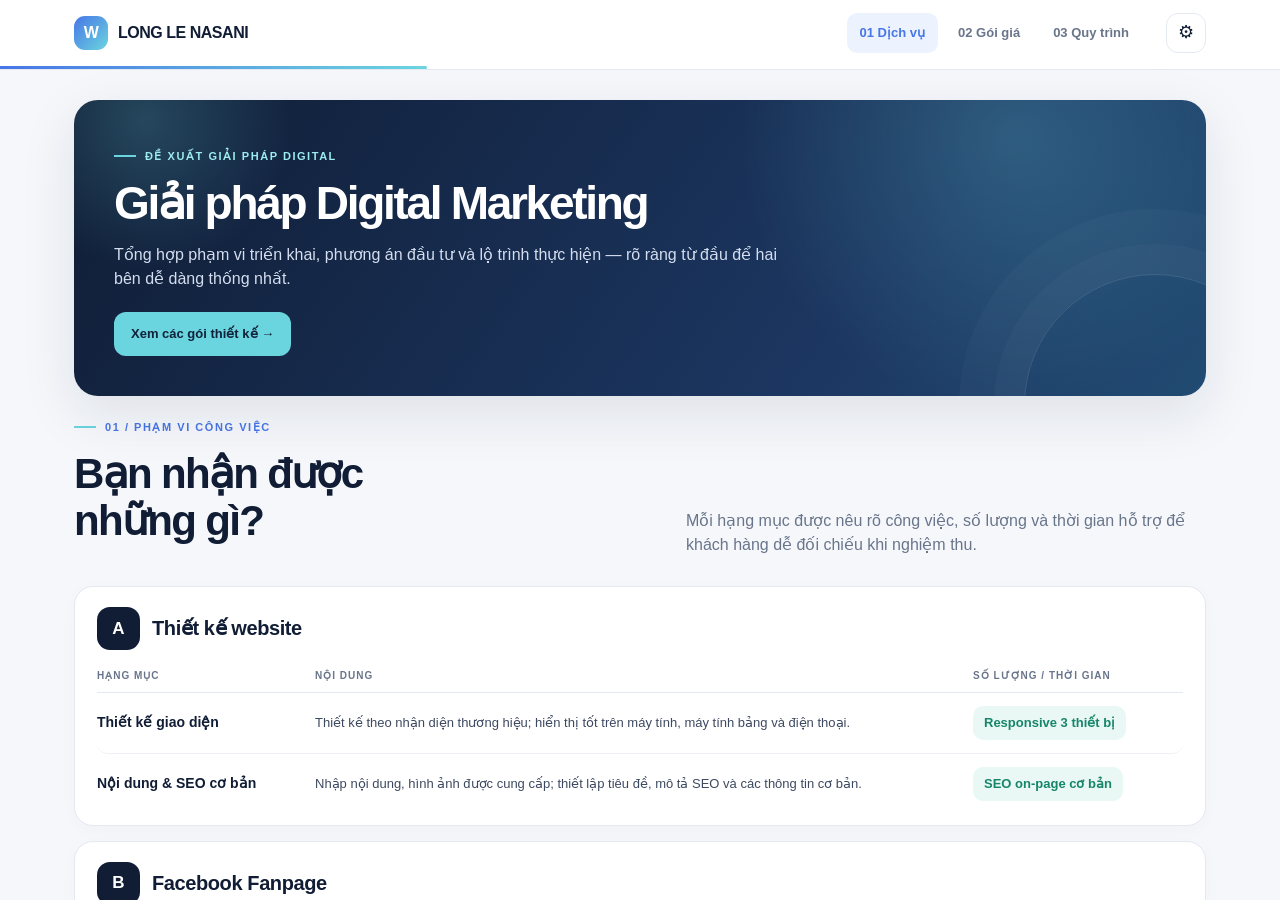
<file: index.html>
<!doctype html>
<html lang="vi">
<head>
  <meta charset="utf-8">
  <meta name="viewport" content="width=device-width, initial-scale=1">
  <meta name="robots" content="noindex,nofollow">
  <meta http-equiv="refresh" content="0; url=fnb_quote_presentation-3.html">
  <title>Đề xuất giải pháp website | Báo giá</title>
</head>
<body>
  <p>Đang mở bản trình bày báo giá. Nếu trang không tự chuyển, <a href="fnb_quote_presentation-3.html">bấm vào đây</a>.</p>
</body>
</html>
</file>
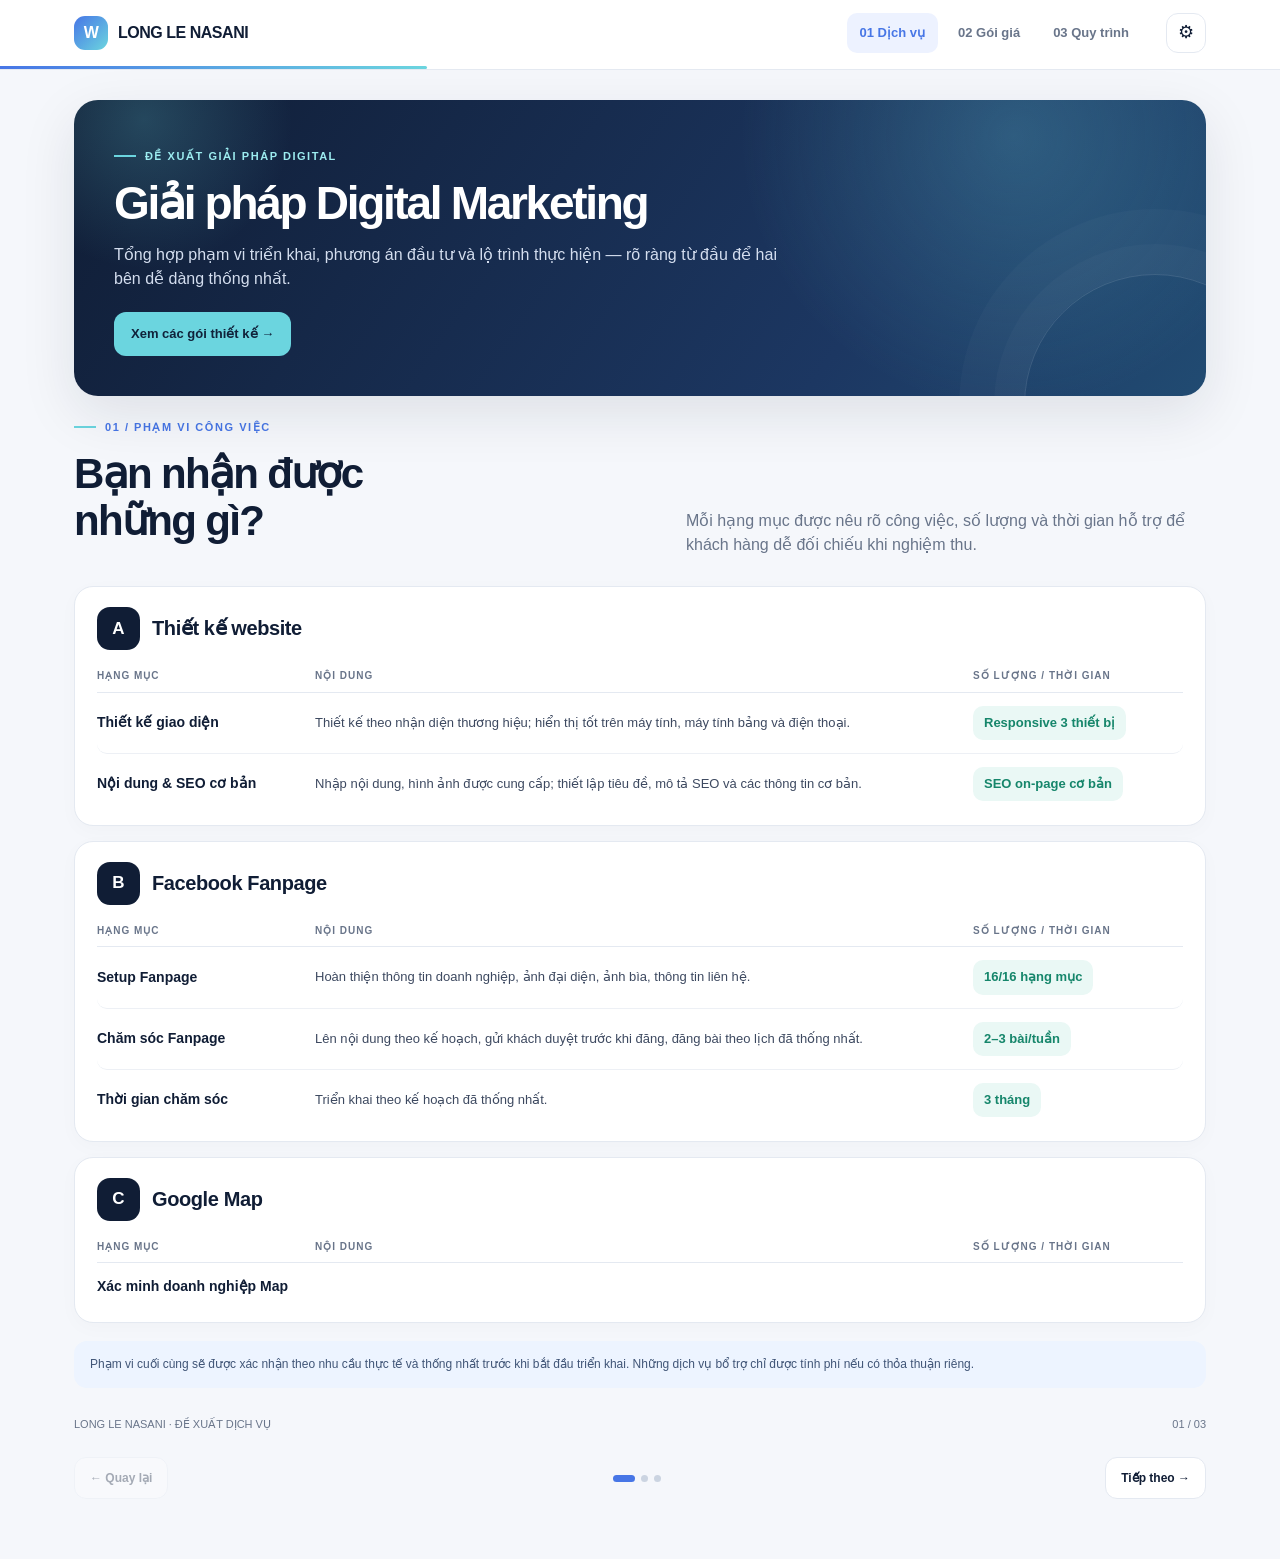
<file: fnb_quote_presentation-3.html>
<!doctype html>
<html lang="vi">
<head>
<meta charset="utf-8">
<meta name="viewport" content="width=device-width, initial-scale=1">
<meta name="theme-color" content="#101d35">
<title>Đề xuất giải pháp website | Báo giá</title>
<link rel="stylesheet" href="fnb_quote_presentation-3.css">
</head>
<body>
<header class="topbar">
  <nav class="nav">
    <div class="brand"><div class="brandmark">W</div><span class="brandname" id="brandName">WEB SOLUTIONS</span></div>
    <div class="navlinks">
      <button class="active" data-go="0">01 <span>Dịch vụ</span></button>
      <button data-go="1">02 <span>Gói giá</span></button>
      <button data-go="2">03 <span>Quy trình</span></button>
    </div>
    <button class="gear" id="openEditor" title="Chỉnh sửa nội dung" aria-label="Chỉnh sửa">⚙</button>
  </nav>
  <div class="progress"><i id="progressBar"></i></div>
</header>
<main>
<p id="loadError" class="load-error" role="alert" hidden></p>
<section class="slide active" id="slide0">
  <div class="hero">
    <div class="hero-content">
      <div class="eyebrow">ĐỀ XUẤT GIẢI PHÁP DIGITAL</div>
      <h1 id="heroTitle">Giải pháp website<br>cho thương hiệu F&amp;B</h1>
      <p class="lead" id="heroDesc"></p>
      <div class="hero-actions"><button class="btn btn-primary" data-go="1">Xem các gói thiết kế →</button></div>
    </div>
  </div>
  <div class="section-intro"><div><div class="eyebrow">01 / PHẠM VI CÔNG VIỆC</div><h2>Bạn nhận được<br>những gì?</h2></div><p id="scopeIntro"></p></div>
  <div id="scopeGroups"></div>
  <div class="note">Phạm vi cuối cùng sẽ được xác nhận theo nhu cầu thực tế và thống nhất trước khi bắt đầu triển khai. Những dịch vụ bổ trợ chỉ được tính phí nếu có thỏa thuận riêng.</div>
  <div class="footer"><span id="footerBrand">WEB SOLUTIONS · ĐỀ XUẤT DỊCH VỤ</span><span>01 / 03</span></div>
</section>
<section class="slide" id="slide1">
  <div class="section-intro"><div><div class="eyebrow">02 / CHI PHÍ THIẾT KẾ</div><h2>Chọn phương án<br>phù hợp với mục tiêu</h2></div><p>Ba gói thiết kế website với phạm vi khác nhau. Giá ở phần này là phí thiết kế; tên miền và hosting là các khoản chi phí riêng.</p></div>
  <div class="grid" id="priceCards"></div>
  <div class="extras">
    <div class="extra"><div class="iconbox">⌁</div><div><h3>Tên miền (Domain)</h3><p>Chi phí riêng để sử dụng địa chỉ website của doanh nghiệp. Sẽ tư vấn lựa chọn phù hợp ở bước triển khai.</p></div></div>
    <div class="extra"><div class="iconbox">▤</div><div><h3>Hosting</h3><p>Chi phí riêng cho dịch vụ lưu trữ và vận hành website. Cấu hình sẽ được đề xuất theo nhu cầu thực tế.</p></div></div>
  </div>
  <div class="note">Domain và hosting chưa cộng vào giá thiết kế trong bảng này. Chi phí cụ thể sẽ được trao đổi và xác nhận ở giai đoạn triển khai.</div>
  <div class="footer"><span id="footerBrand2">WEB SOLUTIONS · BÁO GIÁ THIẾT KẾ WEBSITE</span><span>02 / 03</span></div>
</section>
<section class="slide" id="slide2">
  <div class="section-intro"><div><div class="eyebrow">03 / LỘ TRÌNH THỰC HIỆN</div><h2>Quy trình rõ ràng.<br>Tiến độ minh bạch.</h2></div><p>Từng giai đoạn có đầu việc, mốc thời gian và điều kiện thanh toán để hai bên chủ động phối hợp.</p></div>
  <div class="process" id="processSteps"></div>
  <div class="payment">
    <div class="paytop"><div><h3>Tiến độ thanh toán 3 đợt</h3><p id="payPkgLine"></p></div><div class="pills" id="payPills"></div></div>
    <div class="payrow" id="paymentRows"></div>
    <div class="paytotal"><span>Tổng 3 đợt (phí thiết kế website)</span><strong id="payTotal"></strong></div>
    <div class="paywarn" id="payWarn"></div>
  </div>
  <div class="note" id="processNote"></div>
  <div class="footer"><span id="footerBrand3">WEB SOLUTIONS · LỘ TRÌNH TRIỂN KHAI</span><span>03 / 03</span></div>
</section>
<div class="controls"><button class="controlbtn" id="prevBtn">← Quay lại</button><div class="dots"><span class="dot active"></span><span class="dot"></span><span class="dot"></span></div><button class="controlbtn" id="nextBtn">Tiếp theo →</button></div>
</main>
<div class="overlay" id="editorOverlay">
  <div class="panel">
    <div class="panelhead"><div><div class="eyebrow">TÙY CHỈNH TẠI CHỖ</div><h2>Chỉnh sửa nội dung báo giá</h2></div><button class="close" id="closeEditor" aria-label="Đóng">×</button></div>
    <p class="help">Chỉnh sửa theo từng nhóm. Bản lưu trong trình duyệt này chỉ áp dụng trên thiết bị hiện tại; bấm “Xuất JSON” để tải dữ liệu cập nhật và tự tải lên GitHub.</p>
    <div id="dataStatus" class="data-status" role="status" aria-live="polite"></div>
    <div class="editor-layout">
      <nav id="editorNav" class="editor-nav" aria-label="Nhóm nội dung chỉnh sửa"></nav>
      <section id="editorContent" class="editor-content" aria-live="polite"></section>
    </div>
    <div class="panelactions">
      <button class="controlbtn" id="resetBtn">Khôi phục nội dung mẫu</button>
      <div class="editor-actions">
        <button class="controlbtn" id="printBtn">In / Lưu PDF</button>
        <button class="controlbtn" id="cancelBtn">Hủy</button>
        <button class="controlbtn" id="exportBtn">Xuất JSON</button>
        <button class="btn btn-primary" id="saveBtn">Lưu chỉnh sửa</button>
      </div>
    </div>
  </div>
</div>
<div class="toast" id="toast"></div>
<script src="fnb_quote_presentation-3.js"></script>
</body>
</html>
</file>
<file: fnb_quote_presentation-3.css>
:root{--navy:#101d35;--navy2:#172b4d;--blue:#4776e6;--cyan:#6bd5df;--ink:#172033;--muted:#69758a;--line:#e4e9f1;--paper:#f5f7fb;--white:#fff;--green:#16866b;--shadow:0 18px 55px rgba(16,29,53,.10)}
*{box-sizing:border-box}html{scroll-behavior:smooth}body{margin:0;background:var(--paper);font-family:Inter,-apple-system,BlinkMacSystemFont,"Segoe UI",Roboto,Arial,sans-serif;color:var(--ink);line-height:1.55}button,input,textarea,select{font:inherit}button{cursor:pointer}
.topbar{position:sticky;top:0;z-index:10;background:rgba(255,255,255,.92);backdrop-filter:blur(14px);border-bottom:1px solid var(--line)}.nav{max-width:1180px;margin:auto;padding:13px 24px;display:flex;align-items:center;gap:24px}.brand{display:flex;align-items:center;gap:10px;font-weight:800;color:var(--navy);letter-spacing:-.03em}.brandmark{width:34px;height:34px;border-radius:11px;background:linear-gradient(135deg,var(--blue),var(--cyan));display:grid;place-items:center;color:white;font-weight:900}.navlinks{display:flex;gap:7px;margin-left:auto}.navlinks button{border:0;background:transparent;color:var(--muted);padding:10px 13px;border-radius:10px;font-size:13px;font-weight:700}.navlinks button.active,.navlinks button:hover{background:#edf2ff;color:var(--blue)}.gear{border:1px solid var(--line);background:white;width:40px;height:40px;border-radius:12px;font-size:18px;color:var(--navy)}
main{max-width:1180px;margin:0 auto;padding:30px 24px 60px}.slide{display:none;animation:rise .35s ease}.slide.active{display:block}@keyframes rise{from{opacity:0;transform:translateY(8px)}to{opacity:1;transform:none}}
.eyebrow{display:inline-flex;align-items:center;gap:9px;color:var(--blue);font-size:11px;font-weight:800;letter-spacing:.14em;text-transform:uppercase}.eyebrow:before{content:"";width:22px;height:2px;background:var(--cyan)}h1,h2,h3,p{margin-top:0}h1{font-size:clamp(30px,4vw,46px);letter-spacing:-.05em;line-height:1.08;color:white;margin:14px 0}h2{font-size:clamp(28px,4vw,42px);line-height:1.12;letter-spacing:-.04em;margin:14px 0;color:var(--navy)}h3{letter-spacing:-.02em;color:var(--navy)}.lead{font-size:16px;color:#d4deef;max-width:680px;margin-bottom:0}.section-intro{display:flex;align-items:end;justify-content:space-between;gap:24px;margin:15px 0 28px}.section-intro p{max-width:520px;color:var(--muted);margin:0}
.hero{position:relative;overflow:hidden;border-radius:24px;background:radial-gradient(circle at 83% 12%,rgba(107,213,223,.23),transparent 28%),linear-gradient(125deg,#101d35,#1c3762 70%,#214b72);padding:clamp(24px,4vw,40px);color:white;display:flex;flex-direction:column;justify-content:center;box-shadow:var(--shadow)}.hero:after{content:"";position:absolute;width:260px;height:260px;border:1px solid rgba(255,255,255,.12);border-radius:50%;right:-80px;bottom:-140px;box-shadow:0 0 0 30px rgba(255,255,255,.025),0 0 0 65px rgba(255,255,255,.025)}.hero-content{position:relative;z-index:1}.hero .eyebrow{color:#9cecf0}.hero-actions{display:flex;gap:10px;flex-wrap:wrap;margin-top:20px}
.btn{border:0;border-radius:12px;padding:12px 17px;font-weight:750;font-size:13px}.btn-primary{background:var(--cyan);color:#10223a}.btn-ghost{background:rgba(255,255,255,.08);border:1px solid rgba(255,255,255,.25);color:white}
.grid{display:grid;grid-template-columns:repeat(3,minmax(0,1fr));gap:15px}.card{background:white;border:1px solid var(--line);border-radius:19px;padding:22px;box-shadow:0 5px 20px rgba(16,29,53,.025)}.card h3{margin:12px 0 8px;font-size:18px}.card p{color:var(--muted);font-size:13px}.iconbox{width:43px;height:43px;border-radius:13px;background:#edf4ff;color:var(--blue);display:grid;place-items:center;font-size:20px;flex-shrink:0}.tag{display:inline-flex;border-radius:100px;padding:5px 9px;background:#eaf8f5;color:var(--green);font-size:10px;font-weight:800;letter-spacing:.06em;text-transform:uppercase}.scope-list{padding:0;margin:14px 0 0;list-style:none}.scope-list li{position:relative;padding:9px 0 9px 23px;border-top:1px solid #edf0f5;font-size:13px;color:#3d4960}.scope-list li:before{content:"✓";position:absolute;left:0;color:var(--green);font-weight:900}.note{margin-top:18px;padding:14px 16px;background:#edf4ff;border-radius:13px;color:#405577;font-size:12px}
/* Màn 1: nhóm hạng mục */
.svc-group{background:white;border:1px solid var(--line);border-radius:19px;padding:20px 22px;margin-bottom:15px;box-shadow:0 5px 20px rgba(16,29,53,.025)}.svc-head{display:flex;align-items:center;gap:12px;margin-bottom:10px}.svc-head .iconbox{font-weight:900;font-size:17px;background:var(--navy);color:white}.svc-head h3{margin:0;font-size:20px}
.svc-cols,.svc-row{display:grid;grid-template-columns:200px 1fr 210px;gap:18px;align-items:center}.svc-cols{padding:8px 0;font-size:10px;font-weight:800;letter-spacing:.1em;text-transform:uppercase;color:var(--muted);border-bottom:1px solid var(--line)}.svc-row{padding:13px 0;border-bottom:1px solid #edf0f5}.svc-row:last-child{border-bottom:0;padding-bottom:4px}.svc-name{font-weight:800;color:var(--navy);font-size:14px}.svc-desc{font-size:13px;color:#3d4960}.svc-qty{display:inline-block;justify-self:start;background:#eaf8f5;color:var(--green);border-radius:10px;padding:7px 11px;font-size:13px;font-weight:800}
/* Màn 2: gói */
.price-card{position:relative;display:flex;flex-direction:column;min-height:400px}.price-card.featured{border:1.5px solid #4776e6;box-shadow:0 18px 45px rgba(71,118,230,.13);transform:translateY(-5px)}.price-card.selected{border:2px solid var(--green)}.price-card .ribbon{position:absolute;right:15px;top:15px;background:#edf2ff;color:var(--blue);font-size:10px;font-weight:800;padding:6px 9px;border-radius:100px}.price{font-size:28px;font-weight:850;letter-spacing:-.04em;color:var(--navy);margin:12px 0 4px}.price small{font-size:12px;color:var(--muted);font-weight:500;letter-spacing:0}.price-card .scope-list{flex:1}.price-card .btn{margin-top:20px;background:var(--navy);color:white}.price-card.selected .btn{background:var(--green)}.extras{display:grid;grid-template-columns:1fr 1fr;gap:15px;margin-top:18px}.extra{display:flex;gap:14px;align-items:flex-start;background:#eef2f8;border-radius:16px;padding:19px}.extra h3{font-size:15px;margin:0 0 4px}.extra p{margin:0;color:var(--muted);font-size:12px}
/* Màn 3: quy trình + thanh toán */
.process{display:grid;grid-template-columns:repeat(3,1fr);gap:0;margin-top:30px}.step{position:relative;padding:0 24px 22px 0}.step:not(:last-child):after{content:"";position:absolute;left:43px;right:10px;top:21px;height:1px;background:#d8e0ec}.step-head{display:flex;align-items:center;gap:12px;position:relative;z-index:1}.num{width:44px;height:44px;border-radius:14px;background:var(--navy);color:white;display:grid;place-items:center;font-weight:800;font-size:13px;flex-shrink:0}.step h3{font-size:16px;margin:15px 0 7px}.step p{font-size:12px;color:var(--muted);margin:0 0 9px}.step .time{font-size:11px;color:var(--blue);font-weight:800}
.payment{margin-top:18px;background:var(--navy);color:white;border-radius:22px;padding:24px}.payment h3{color:white;margin-bottom:5px}.payment p{font-size:12px;color:#c8d4e7}.paytop{display:flex;justify-content:space-between;align-items:flex-start;gap:16px;flex-wrap:wrap;margin-bottom:14px}.pills{display:flex;gap:6px;flex-wrap:wrap}.pill{border:1px solid rgba(255,255,255,.25);background:rgba(255,255,255,.07);color:#e0e7f2;border-radius:100px;padding:8px 14px;font-size:12px;font-weight:750}.pill.active{background:var(--cyan);color:#10223a;border-color:var(--cyan)}.payrow{display:grid;grid-template-columns:repeat(3,1fr);gap:10px}.payitem{padding:15px;background:rgba(255,255,255,.07);border:1px solid rgba(255,255,255,.12);border-radius:13px}.payitem .pct{font-size:12px;font-weight:800;color:#9cecf0;letter-spacing:.06em}.payitem strong{font-size:22px;display:block;color:var(--cyan);margin:2px 0 4px}.payitem span{font-size:12px;color:#e0e7f2}.paytotal{display:flex;justify-content:space-between;align-items:center;gap:12px;margin-top:12px;padding:13px 16px;border-top:1px solid rgba(255,255,255,.15);font-size:13px;color:#e0e7f2}.paytotal strong{font-size:20px;color:white}.paywarn{color:#ffd37a;font-size:12px;margin-top:8px}
.footer{display:flex;align-items:center;justify-content:space-between;gap:15px;margin-top:28px;color:var(--muted);font-size:11px}.controls{display:flex;justify-content:space-between;align-items:center;margin-top:24px}.controlbtn{border:1px solid var(--line);background:white;color:var(--navy);border-radius:12px;padding:11px 15px;font-weight:750;font-size:12px}.controlbtn:disabled{opacity:.35;cursor:not-allowed}.dots{display:flex;gap:6px}.dot{width:7px;height:7px;border-radius:50%;background:#cbd4e1}.dot.active{width:22px;border-radius:20px;background:var(--blue)}
.overlay{position:fixed;inset:0;background:rgba(11,22,41,.55);z-index:30;display:none;align-items:center;justify-content:center;padding:20px}.overlay.open{display:flex}.panel{width:min(980px,100%);max-height:92vh;overflow:auto;background:white;border-radius:22px;padding:24px;box-shadow:0 25px 90px rgba(0,0,0,.25)}.panelhead{display:flex;justify-content:space-between;gap:20px;align-items:center}.panelhead h2{font-size:25px;margin:0}.close{border:0;background:#eef2f8;border-radius:10px;width:38px;height:38px;font-size:20px}.field{display:flex;flex-direction:column;gap:6px}.field label,.field-label{font-size:12px;font-weight:800;color:#40506a}.field input,.field textarea,.field select{width:100%;border:1px solid #dce3ed;border-radius:10px;padding:11px 12px;color:var(--ink);background:white}.field textarea{min-height:100px;resize:vertical}.help{font-size:11px;color:var(--muted)}.data-status{margin:14px 0;padding:11px 13px;border-radius:11px;background:#edf4ff;color:#405577;font-size:12px}.data-status[data-state="dirty"]{background:#fff4dc;color:#795311}.data-status[data-state="error"]{background:#fff0f0;color:#8a2525}.editor-layout{display:grid;grid-template-columns:190px minmax(0,1fr);gap:20px;min-height:360px}.editor-nav{display:flex;flex-direction:column;gap:5px;border-right:1px solid var(--line);padding-right:14px}.editor-nav button{padding:10px 12px;border:0;border-radius:10px;text-align:left;background:transparent;color:#53617a;font-size:13px;font-weight:700}.editor-nav button:hover,.editor-nav button.active{background:#edf2ff;color:var(--blue)}.editor-content{min-width:0}.editor-content h3{margin:3px 0 5px;font-size:20px}.editor-description{margin:0 0 17px;color:var(--muted);font-size:12px}.editor-fields{display:grid;grid-template-columns:1fr 1fr;gap:13px}.editor-fields>.field.full{grid-column:1/-1}.editor-list{display:grid;gap:12px}.editor-card{padding:15px;border:1px solid var(--line);border-radius:14px;background:#fbfcfe}.editor-card-head{display:flex;justify-content:space-between;align-items:center;gap:12px;margin-bottom:12px}.editor-card-head strong{color:var(--navy);font-size:13px}.editor-card-fields{display:grid;grid-template-columns:1fr 1fr;gap:11px}.editor-card-fields>.field.full{grid-column:1/-1}.editor-nav button,.editor-actions button,.editor-card button{flex-shrink:0}.editor-add{margin-top:12px}.editor-featured{display:flex;align-items:center;gap:9px;color:#40506a;font-size:12px;font-weight:700}.editor-featured input{width:17px;height:17px}.editor-actions{display:flex;gap:8px;flex-wrap:wrap}.panelactions{display:flex;justify-content:space-between;align-items:center;gap:10px;flex-wrap:wrap;margin-top:20px;padding-top:16px;border-top:1px solid var(--line)}.panelactions .btn-primary{background:var(--blue);color:white}.toast{position:fixed;bottom:20px;left:50%;transform:translateX(-50%);background:var(--navy);color:white;padding:11px 16px;border-radius:12px;font-size:12px;display:none;z-index:50}
@media(max-width:900px){.svc-cols{display:none}.svc-row{grid-template-columns:1fr;gap:6px}}
@media(max-width:760px){.nav{padding:10px 14px;gap:10px}.navlinks{gap:1px}.navlinks button{padding:8px 7px;font-size:11px}.brandname{display:none}main{padding:18px 14px 40px}.hero{border-radius:21px}.grid{grid-template-columns:1fr}.section-intro{display:block}.section-intro p{margin-top:10px}.price-card.featured{transform:none}.extras{grid-template-columns:1fr}.process{grid-template-columns:1fr;gap:18px}.step{padding:0}.step:not(:last-child):after{left:21px;right:auto;top:45px;bottom:-20px;width:1px;height:auto}.step h3{margin-top:8px}.payrow{grid-template-columns:1fr}.panel{padding:18px}.editor-layout{grid-template-columns:1fr;gap:14px}.editor-nav{flex-direction:row;overflow-x:auto;border-right:0;border-bottom:1px solid var(--line);padding:0 0 8px}.editor-nav button{white-space:nowrap}.editor-fields,.editor-card-fields{grid-template-columns:1fr}.editor-fields>.field.full,.editor-card-fields>.field.full{grid-column:auto}.panelactions{align-items:stretch}.editor-actions{width:100%}.editor-actions button{flex:1}.footer{align-items:flex-start;flex-direction:column}.navlinks button span{display:none}}
@media print{.topbar,.controls,.gear,.hero-actions,.panel,.overlay,.pills{display:none!important}body{background:white}.slide{display:block!important;page-break-after:always}main{padding:0;max-width:none}.hero,.payment{print-color-adjust:exact;-webkit-print-color-adjust:exact}.card,.svc-group{break-inside:avoid}}
/* Hiệu ứng chuyển động (tự tắt nếu máy bật "giảm chuyển động") */
.progress{height:3px}.progress i{display:block;height:100%;width:33.33%;background:linear-gradient(90deg,var(--blue),var(--cyan));border-radius:0 3px 3px 0;transition:width .55s cubic-bezier(.4,0,.2,1)}
@keyframes fadeUp{from{opacity:0;transform:translateY(16px)}}
@keyframes grow{from{transform:scaleX(0)}}
@keyframes ring{0%{box-shadow:0 0 0 0 rgba(22,134,107,.45)}100%{box-shadow:0 0 0 16px rgba(22,134,107,0)}}
@keyframes floaty{0%,100%{transform:translate(0,0)}50%{transform:translate(26px,18px)}}
@keyframes toastIn{from{opacity:0;transform:translate(-50%,10px)}}
.slide.enter .hero{animation:fadeUp .6s backwards}
.slide.enter .section-intro{animation:fadeUp .55s .05s backwards}
.slide.enter .svc-group{animation:fadeUp .6s calc(.12s + var(--i,0)*.14s) backwards}
.slide.enter .price-card{animation:fadeUp .6s calc(.1s + var(--i,0)*.15s) backwards}
.slide.enter .extra{animation:fadeUp .5s .55s backwards}
.slide.enter .step{animation:fadeUp .55s calc(.1s + var(--i,0)*.17s) backwards}
.slide.enter .step:not(:last-child):after{transform-origin:left;animation:grow .7s calc(.3s + var(--i,0)*.17s) backwards}
.slide.enter .payment{animation:fadeUp .6s .45s backwards}
.slide.enter .payitem{animation:fadeUp .5s calc(.6s + var(--i,0)*.12s) backwards}
.slide.enter .note{animation:fadeUp .5s .65s backwards}
.hero:before{content:"";position:absolute;width:300px;height:300px;border-radius:50%;left:-80px;top:-130px;background:radial-gradient(circle,rgba(107,213,223,.22),transparent 70%);animation:floaty 10s ease-in-out infinite}
.card,.svc-group,.payitem,.iconbox,.num,.svc-qty{transition:transform .25s ease,box-shadow .25s ease,border-color .25s ease,background .25s ease}
.svc-group:hover{box-shadow:0 14px 34px rgba(16,29,53,.08);border-color:#cfd9ea}
.svc-group:hover .iconbox{transform:rotate(-6deg) scale(1.08)}
.svc-row{border-radius:10px;transition:background .2s,box-shadow .2s}
.svc-row:hover{background:#f4f8ff;box-shadow:-10px 0 0 #f4f8ff,10px 0 0 #f4f8ff}
.svc-row:hover .svc-qty{transform:scale(1.06)}
.price-card:hover{transform:translateY(-6px);box-shadow:0 20px 44px rgba(71,118,230,.16)}
.price-card.featured:hover{transform:translateY(-11px)}
.price-card.selected{animation:ring .7s ease-out}
.step:hover .num{transform:scale(1.1) rotate(-4deg);background:var(--blue)}
.payitem:hover{transform:translateY(-4px);background:rgba(255,255,255,.12)}
.btn,.controlbtn,.pill,.navlinks button,.gear{transition:transform .15s ease,background .2s,box-shadow .2s,color .2s}
.btn:hover,.controlbtn:not(:disabled):hover,.pill:hover,.gear:hover{transform:translateY(-2px)}
.btn:active,.controlbtn:active,.pill:active{transform:scale(.97)}
.btn-primary:hover{box-shadow:0 8px 22px rgba(107,213,223,.45)}
.price-card .btn:hover{box-shadow:0 8px 20px rgba(16,29,53,.25)}
.dot{transition:width .35s ease,background .3s}
.toast{animation:toastIn .3s ease}
.load-error{margin:0 auto 20px;padding:14px 16px;max-width:1180px;border:1px solid #e8b4b4;border-radius:12px;background:#fff0f0;color:#8a2525;font-size:14px}
@media(prefers-reduced-motion:reduce){*,*:before,*:after{animation:none!important;transition:none!important}}
@media print{*{animation:none!important}}
</file>
